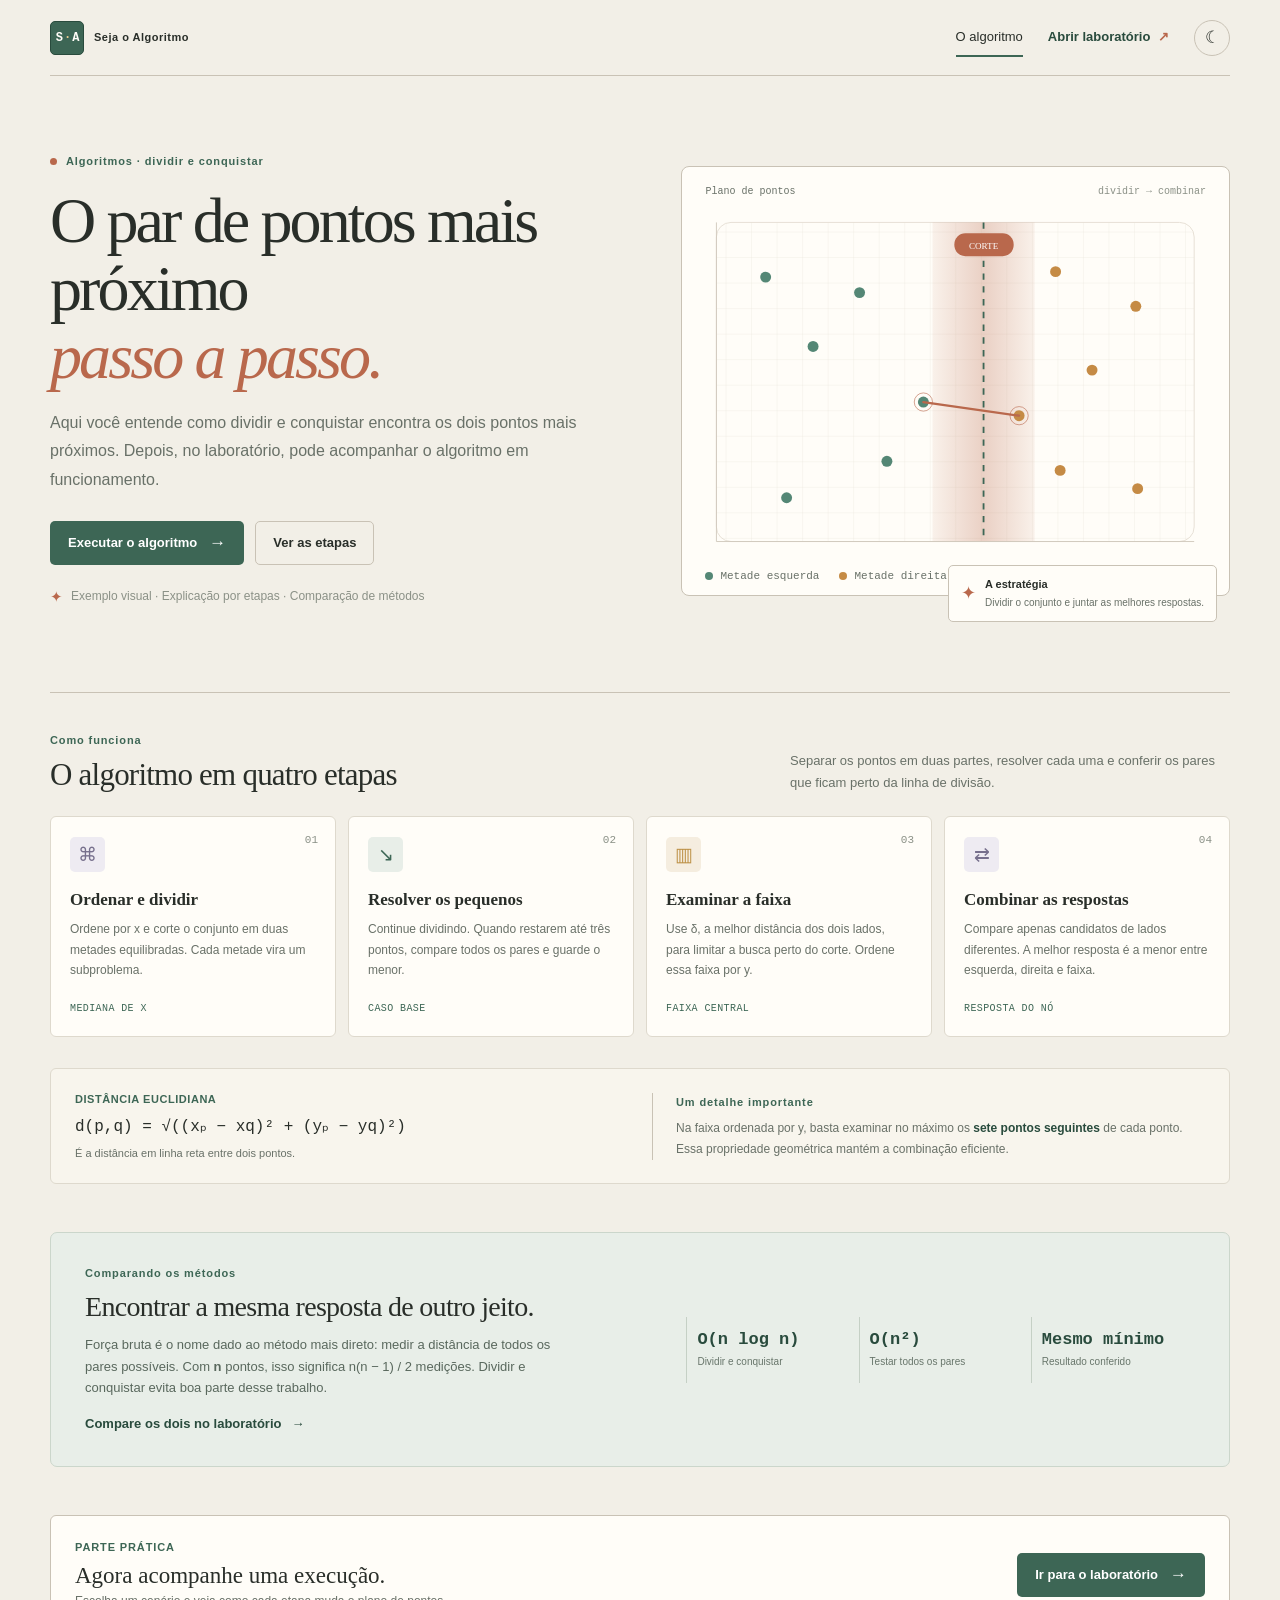
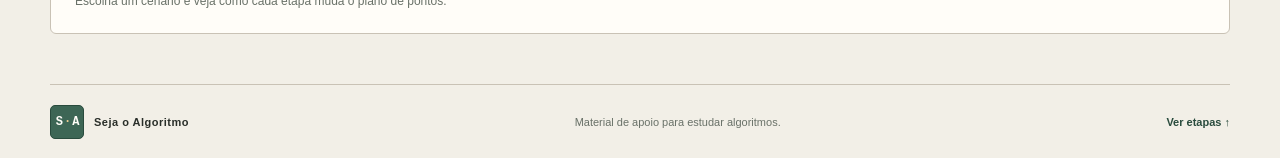
<file: index.html>
<!doctype html>
<html lang="pt-BR">
<head>
  <meta charset="utf-8">
  <meta name="viewport" content="width=device-width, initial-scale=1">
  <meta name="theme-color" content="#f2efe7">
  <script>(function(){try{var t=localStorage.getItem("sea-algorithm-theme");if(t==="dark"||t==="light"){document.documentElement.setAttribute("data-theme",t);var m=document.querySelector("meta[name=theme-color]");if(m)m.setAttribute("content",t==="dark"?"#171d19":"#f2efe7")}}catch(e){}})();</script>
  <meta name="description" content="Entenda e execute visualmente o algoritmo do par de pontos mais próximo usando dividir e conquistar.">
  <title>Seja o Algoritmo — Par de pontos mais próximo</title>
  <link rel="stylesheet" href="css/styles.css">
  <script defer src="js/site.js"></script>
  <script defer src="js/theme.js"></script>
</head>
<body>
  <div class="site-shell">
    <header class="topbar">
      <a class="brand" href="index.html" aria-label="Seja o Algoritmo, início"><span class="brand-mark" aria-hidden="true"><span class="brand-letter">S</span><span class="brand-dot">·</span><span class="brand-letter">A</span></span><span>Seja o Algoritmo</span></a>
      <nav class="main-nav" aria-label="Navegação principal">
        <a class="active" href="index.html">O algoritmo</a>
        <a class="nav-cta" href="laboratorio.html">Abrir laboratório <span>↗</span></a>
        <button class="theme-toggle" id="themeToggle" type="button" aria-label="Ativar modo escuro" title="Ativar modo escuro" aria-pressed="false">☾</button>
      </nav>
    </header>

    <main>
      <section class="hero">
        <div class="hero-copy">
          <div class="eyebrow"><span class="eyebrow-dot"></span> Algoritmos · dividir e conquistar</div>
          <h1>O par de pontos mais próximo<br><em>passo a passo.</em></h1>
          <p class="hero-lead">Aqui você entende como dividir e conquistar encontra os dois pontos mais próximos. Depois, no laboratório, pode acompanhar o algoritmo em funcionamento.</p>
          <div class="hero-actions">
            <a class="button button-primary" href="laboratorio.html">Executar o algoritmo <span>→</span></a>
            <a class="button button-quiet" href="#como-funciona">Ver as etapas</a>
          </div>
          <div class="hero-proof"><span class="proof-icon">✦</span> Exemplo visual · Explicação por etapas · Comparação de métodos</div>
        </div>
        <div class="hero-art" aria-label="Ilustração da divisão dos pontos e da faixa central">
          <div class="art-glow"></div>
          <div class="art-label art-label-top">Plano de pontos <span>dividir → combinar</span></div>
          <svg class="hero-graph" viewBox="0 0 560 390" role="img" aria-label="Pontos separados em duas metades por um corte vertical; dois pontos próximos atravessam o corte">
            <defs><pattern id="grid" width="28" height="28" patternUnits="userSpaceOnUse"><path d="M 28 0 L 0 0 0 28" fill="none" stroke="var(--plot-grid)" stroke-width="1" opacity=".55"/></pattern><linearGradient id="stripGlow" x1="0" x2="1"><stop stop-color="var(--clay)" stop-opacity=".08"/><stop offset=".5" stop-color="var(--clay)" stop-opacity=".3"/><stop offset="1" stop-color="var(--clay)" stop-opacity=".08"/></linearGradient></defs>
            <rect x="18" y="18" width="524" height="350" rx="16" fill="url(#grid)" stroke="var(--plot-grid)"/>
            <rect x="255" y="18" width="112" height="350" fill="url(#stripGlow)"/>
            <path d="M311 18V368" stroke="var(--plot-cut)" stroke-width="2" stroke-dasharray="7 7"/>
            <g fill="var(--plot-left)"><circle cx="72" cy="78" r="6"/><circle cx="124" cy="154" r="6"/><circle cx="175" cy="95" r="6"/><circle cx="205" cy="280" r="6"/><circle cx="95" cy="320" r="6"/><circle cx="245" cy="215" r="6"/></g>
            <g fill="var(--plot-right)"><circle cx="390" cy="72" r="6"/><circle cx="430" cy="180" r="6"/><circle cx="478" cy="110" r="6"/><circle cx="395" cy="290" r="6"/><circle cx="480" cy="310" r="6"/><circle cx="350" cy="230" r="6"/></g>
            <path d="M245 215L350 230" stroke="var(--clay)" stroke-width="2.5" stroke-linecap="round"/><circle cx="245" cy="215" r="10" fill="none" stroke="var(--clay)" opacity=".65"/><circle cx="350" cy="230" r="10" fill="none" stroke="var(--clay)" opacity=".65"/>
            <rect x="279" y="30" width="65" height="25" rx="12" fill="var(--clay)"/><text x="311" y="47" text-anchor="middle" fill="white" font-size="10" font-family="DM Mono">CORTE</text>
            <path d="M18 368H542" stroke="var(--plot-axis)"/><path d="M18 18V368" stroke="var(--plot-axis)"/>
          </svg>
          <div class="art-label art-label-bottom"><span><i class="legend-dot mint"></i> Metade esquerda</span><span><i class="legend-dot amber"></i> Metade direita</span></div>
          <div class="floating-note"><span class="note-spark">✦</span><div><b>A estratégia</b><small>Dividir o conjunto e juntar as melhores respostas.</small></div></div>
        </div>
      </section>

      <section class="section-intro" id="como-funciona">
        <div><div class="eyebrow">Como funciona</div><h2>O algoritmo em quatro etapas</h2></div>
        <p>Separar os pontos em duas partes, resolver cada uma e conferir os pares que ficam perto da linha de divisão.</p>
      </section>

      <section class="concept-grid algorithm-steps" aria-label="Etapas do algoritmo">
        <article class="concept-card"><div class="concept-number">01</div><div class="concept-icon purple">⌘</div><h3>Ordenar e dividir</h3><p>Ordene por x e corte o conjunto em duas metades equilibradas. Cada metade vira um subproblema.</p><span class="concept-tag">MEDIANA DE X</span></article>
        <article class="concept-card"><div class="concept-number">02</div><div class="concept-icon mint">↘</div><h3>Resolver os pequenos</h3><p>Continue dividindo. Quando restarem até três pontos, compare todos os pares e guarde o menor.</p><span class="concept-tag">CASO BASE</span></article>
        <article class="concept-card"><div class="concept-number">03</div><div class="concept-icon amber">▥</div><h3>Examinar a faixa</h3><p>Use δ, a melhor distância dos dois lados, para limitar a busca perto do corte. Ordene essa faixa por y.</p><span class="concept-tag">FAIXA CENTRAL</span></article>
        <article class="concept-card"><div class="concept-number">04</div><div class="concept-icon purple">⇄</div><h3>Combinar as respostas</h3><p>Compare apenas candidatos de lados diferentes. A melhor resposta é a menor entre esquerda, direita e faixa.</p><span class="concept-tag">RESPOSTA DO NÓ</span></article>
      </section>

      <section class="method-strip">
        <div class="method-formula"><span class="formula-label">DISTÂNCIA EUCLIDIANA</span><strong>d(p,q) = √((xₚ − xq)² + (yₚ − yq)²)</strong><small>É a distância em linha reta entre dois pontos.</small></div>
        <div class="method-note"><div class="eyebrow">Um detalhe importante</div><p>Na faixa ordenada por y, basta examinar no máximo os <b>sete pontos seguintes</b> de cada ponto. Essa propriedade geométrica mantém a combinação eficiente.</p></div>
      </section>

      <section class="feature-band" id="complexidade">
        <div class="feature-copy"><div class="eyebrow">Comparando os métodos</div><h2>Encontrar a mesma resposta de outro jeito.</h2><p>Força bruta é o nome dado ao método mais direto: medir a distância de todos os pares possíveis. Com <b>n</b> pontos, isso significa n(n − 1) / 2 medições. Dividir e conquistar evita boa parte desse trabalho.</p><a class="text-link" href="laboratorio.html">Compare os dois no laboratório <span>→</span></a></div>
        <div class="feature-stats"><div><strong>O(n log n)</strong><span>Dividir e conquistar</span></div><div><strong>O(n²)</strong><span>Testar todos os pares</span></div><div><strong>Mesmo mínimo</strong><span>Resultado conferido</span></div></div>
      </section>

      <section class="final-cta"><div><div class="eyebrow">PARTE PRÁTICA</div><h2>Agora acompanhe uma execução.</h2><p>Escolha um cenário e veja como cada etapa muda o plano de pontos.</p></div><a class="button button-primary" href="laboratorio.html">Ir para o laboratório <span>→</span></a></section>
    </main>

    <footer class="footer"><a class="brand" href="index.html"><span class="brand-mark" aria-hidden="true"><span class="brand-letter">S</span><span class="brand-dot">·</span><span class="brand-letter">A</span></span><span>Seja o Algoritmo</span></a><span>Material de apoio para estudar algoritmos.</span><a href="#como-funciona">Ver etapas ↑</a></footer>
  </div>
</body>
</html>
</file>
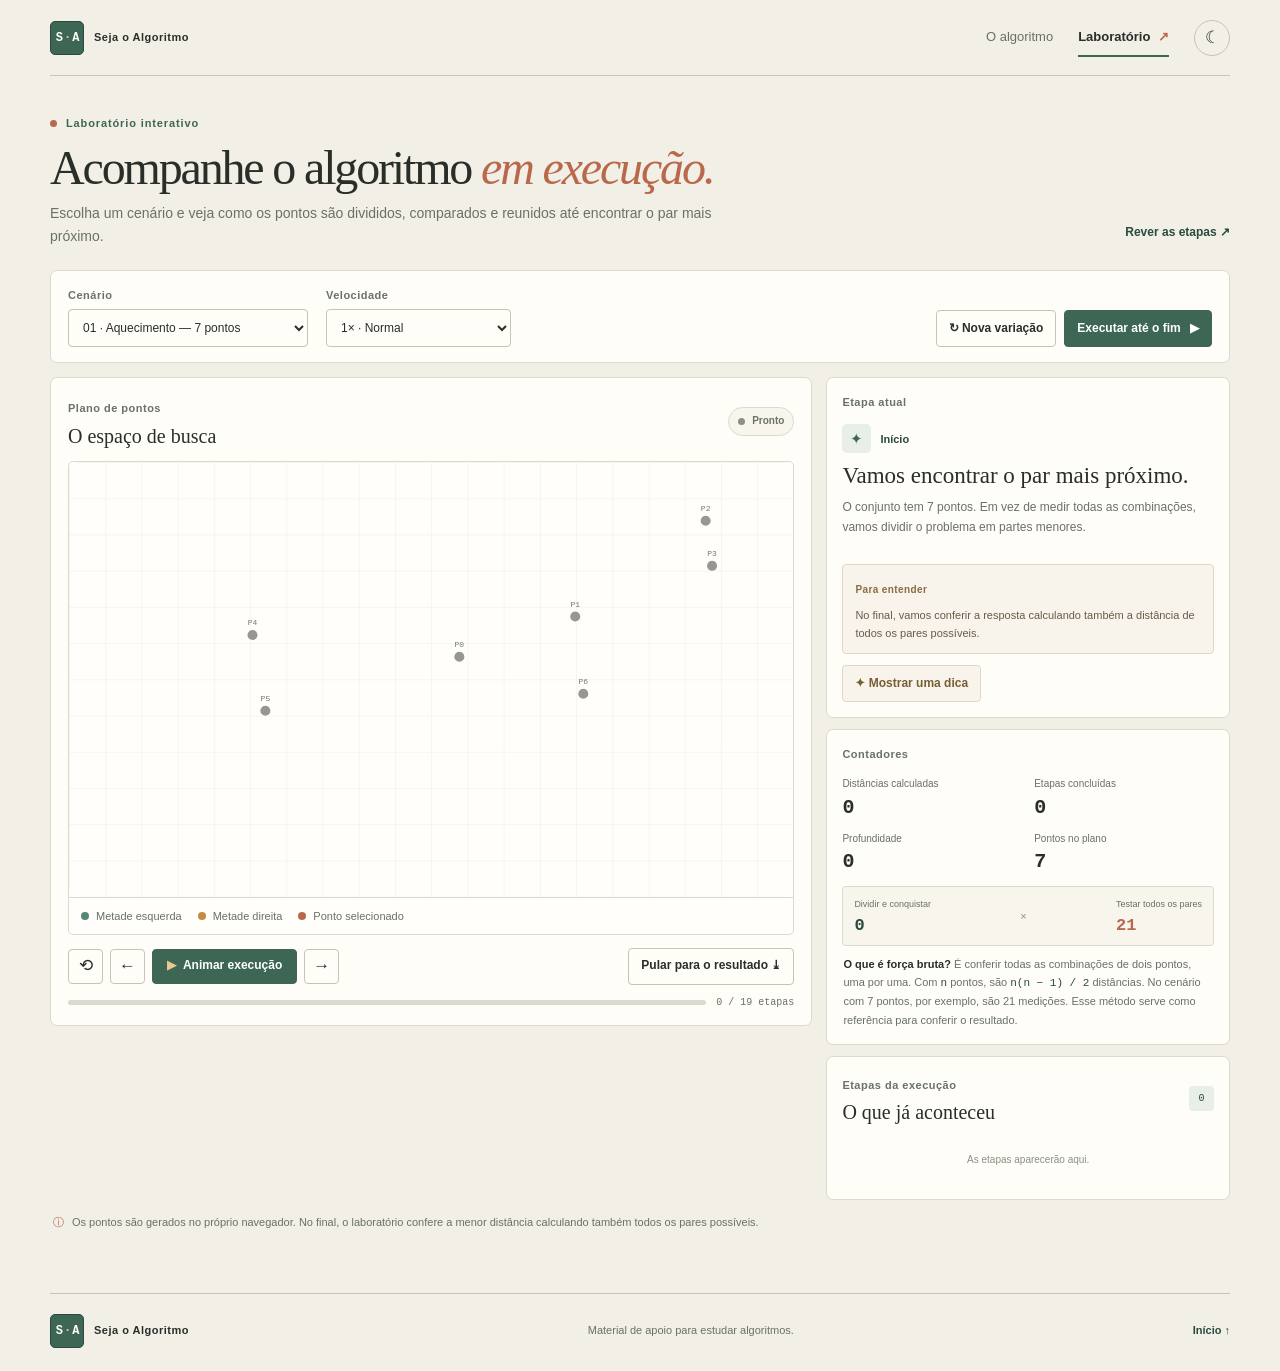
<file: laboratorio.html>
<!doctype html>
<html lang="pt-BR">
<head>
  <meta charset="utf-8"><meta name="viewport" content="width=device-width, initial-scale=1">
  <meta name="theme-color" content="#f2efe7"><script>(function(){try{var t=localStorage.getItem("sea-algorithm-theme");if(t==="dark"||t==="light"){document.documentElement.setAttribute("data-theme",t);var m=document.querySelector("meta[name=theme-color]");if(m)m.setAttribute("content",t==="dark"?"#171d19":"#f2efe7")}}catch(e){}})();</script><meta name="description" content="Laboratório interativo para executar o algoritmo dividir e conquistar do par de pontos mais próximo.">
  <title>Laboratório — Seja o Algoritmo</title>
  <link rel="stylesheet" href="css/styles.css"><link rel="stylesheet" href="css/lab.css">
  <script defer src="js/closest-pair.js"></script><script defer src="js/lab.js"></script><script defer src="js/theme.js"></script>
</head>
<body class="lab-body"><div class="site-shell">
  <header class="topbar"><a class="brand" href="index.html"><span class="brand-mark" aria-hidden="true"><span class="brand-letter">S</span><span class="brand-dot">·</span><span class="brand-letter">A</span></span><span>Seja o Algoritmo</span></a><nav class="main-nav" aria-label="Navegação principal"><a href="index.html">O algoritmo</a><a class="nav-cta active" href="laboratorio.html" aria-current="page">Laboratório <span>↗</span></a><button class="theme-toggle" id="themeToggle" type="button" aria-label="Ativar modo escuro" title="Ativar modo escuro" aria-pressed="false">☾</button></nav></header>
  <main class="lab-page">
    <div class="lab-heading"><div><div class="eyebrow"><span class="eyebrow-dot"></span> Laboratório interativo</div><h1>Acompanhe o algoritmo <em>em execução.</em></h1><p>Escolha um cenário e veja como os pontos são divididos, comparados e reunidos até encontrar o par mais próximo.</p></div><a class="back-link" href="index.html#como-funciona">Rever as etapas ↗</a></div>
    <section class="lab-toolbar panel">
      <div class="toolbar-group"><label for="levelSelect">Cenário</label><select id="levelSelect"><option value="0">01 · Aquecimento — 7 pontos</option><option value="1">02 · Dois lados — 10 pontos</option><option value="2">03 · Par na fronteira — 12 pontos</option><option value="3">04 · Desafio final — 16 pontos</option></select></div>
      <div class="toolbar-group"><label for="speedSelect">Velocidade</label><select id="speedSelect"><option value="1400">0,75× · Lento</option><option value="850" selected>1× · Normal</option><option value="420">2× · Rápido</option><option value="150">5× · Muito rápido</option></select></div>
      <div class="toolbar-actions"><button class="btn btn-subtle" id="newBtn" type="button">↻ Nova variação</button><button class="btn btn-primary" id="runAllBtn" type="button">Executar até o fim <span>▶</span></button></div>
    </section>
    <div class="lab-grid">
      <section class="visual-panel panel">
        <div class="panel-heading"><div><span class="panel-kicker">Plano de pontos</span><h2>O espaço de busca</h2></div><div class="live-pill"><span></span><b id="runState">PRONTO</b></div></div>
        <div class="canvas-wrap"><svg id="plot" viewBox="0 0 900 540" role="img" aria-label="Visualização dos pontos e etapas do algoritmo"><defs><pattern id="plotGrid" width="45" height="45" patternUnits="userSpaceOnUse"><rect width="45" height="45" fill="var(--plot-bg)"/><path d="M 45 0 L 0 0 0 45" fill="none" stroke="var(--plot-grid)" stroke-width="1" opacity=".72"/></pattern></defs><rect x="0" y="0" width="900" height="540" rx="12" fill="url(#plotGrid)"/><g id="plotLayer"></g></svg><div class="plot-legend"><span><i class="legend-dot mint"></i> Metade esquerda</span><span><i class="legend-dot amber"></i> Metade direita</span><span><i class="legend-dot purple"></i> Ponto selecionado</span></div></div>
        <div class="step-controls"><button class="icon-btn" id="resetBtn" type="button" aria-label="Voltar ao início" title="Voltar ao início">⟲</button><button class="icon-btn" id="prevBtn" type="button" aria-label="Etapa anterior" title="Etapa anterior">←</button><button class="btn btn-play" id="playBtn" type="button"><span id="playIcon">▶</span> <span id="playText">Animar execução</span></button><button class="icon-btn" id="nextBtn" type="button" aria-label="Próxima etapa" title="Próxima etapa">→</button><button class="btn btn-subtle" id="stepAllBtn" type="button">Pular para o resultado ⤓</button></div>
        <div class="progress-row"><div class="progress-track"><span id="progressBar"></span></div><span id="progressText">0 / 0 etapas</span></div>
      </section>
      <aside class="inspector-column">
        <section class="panel explanation-panel"><div class="panel-kicker">Etapa atual</div><div class="stage-title-row"><span class="stage-icon" id="stageIcon">✦</span><span class="stage-label" id="stageLabel">Preparação</span></div><h2 id="stageTitle">Pronto para começar?</h2><p id="stageDescription">O conjunto de pontos está pronto. Inicie a execução para acompanhar a estratégia de dividir e conquistar.</p><div class="hint-box" id="detailBox"> <span>Para entender</span><p id="detailText">O algoritmo divide o conjunto até chegar a problemas pequenos, fáceis de resolver.</p></div><div class="button-row"><button class="btn btn-hint" id="hintBtn" type="button">✦ Mostrar uma dica</button></div></section>
        <section class="panel metrics-panel"><div class="panel-kicker">Contadores</div><div class="metric-grid"><div class="metric"><span>Distâncias calculadas</span><b id="comparisons">0</b></div><div class="metric"><span>Etapas concluídas</span><b id="completed">0</b></div><div class="metric"><span>Profundidade</span><b id="depth">0</b></div><div class="metric"><span>Pontos no plano</span><b id="pointCount">7</b></div></div><div class="comparison-box"><div><span>Dividir e conquistar</span><b id="algoComparisons">0</b></div><div class="comparison-vs">×</div><div><span>Testar todos os pares</span><b id="bruteComparisons">21</b></div></div><p class="comparison-explainer"><b>O que é força bruta?</b> É conferir todas as combinações de dois pontos, uma por uma. Com <i>n</i> pontos, são <i>n(n − 1) / 2</i> distâncias. No cenário com 7 pontos, por exemplo, são 21 medições. Esse método serve como referência para conferir o resultado.</p></section>
        <section class="panel log-panel"><div class="panel-heading"><div><span class="panel-kicker">Etapas da execução</span><h2>O que já aconteceu</h2></div><span class="log-count" id="logCount">0</span></div><ol id="eventLog" class="event-log"><li class="empty-log">As etapas aparecerão aqui.</li></ol></section>
      </aside>
    </div>
    <section class="panel result-panel" id="resultPanel" hidden><div class="result-symbol">✦</div><div class="result-copy"><div class="panel-kicker">Execução concluída</div><h2>Par mais próximo encontrado.</h2><p id="resultSummary">A resposta foi calculada.</p></div><div class="result-distance"><span>Distância mínima</span><b id="resultDistance">—</b></div><div class="result-actions"><button class="btn btn-subtle" id="resultNewBtn" type="button">Nova variação</button><a class="btn btn-primary" href="index.html#como-funciona">Rever etapas ↗</a></div></section>
    <div class="lab-footnote"><span>ⓘ</span> Os pontos são gerados no próprio navegador. No final, o laboratório confere a menor distância calculando também todos os pares possíveis.</div>
  </main>
  <footer class="footer"><a class="brand" href="index.html"><span class="brand-mark" aria-hidden="true"><span class="brand-letter">S</span><span class="brand-dot">·</span><span class="brand-letter">A</span></span><span>Seja o Algoritmo</span></a><span>Material de apoio para estudar algoritmos.</span><a href="index.html">Início ↑</a></footer>
</div></body></html>
</file>
<file: css/styles.css>
:root {
  color-scheme: light;
  --bg: #f2efe7;
  --paper: #fffdf8;
  --paper-warm: #f8f5ed;
  --ink: #292e29;
  --muted: #697168;
  --soft: #8b9187;
  --line: #ded9cd;
  --line-strong: #c9c2b5;
  --green: #3d6655;
  --green-dark: #294b3d;
  --green-pale: #e8eee8;
  --clay: #b9684c;
  --clay-pale: #f4e9e2;
  --gold: #bd9147;
  --purple: #766f8c;
  --purple-pale: #eeebf2;
  --gold-pale: #f5eddf;
  --accent-dot: #e9c98f;
  --plot-bg: #fffefa;
  --plot-grid: #e5dfd3;
  --plot-axis: #d0c9bc;
  --plot-left: #548775;
  --plot-right: #c58b45;
  --plot-neutral: #96978e;
  --plot-selected: #b9684c;
  --plot-strip: #a87d58;
  --plot-label: #59645d;
  --plot-line: #a85e46;
  --plot-cut: #3d6655;
  --plot-area: rgba(61,102,85,.055);
  --plot-band: rgba(185,104,76,.13);
  --plot-band-soft: rgba(185,104,76,.08);
  --plot-strip-area: rgba(84,135,117,.08);
  --feature-bg: #e8eee8;
  --feature-border: #cbd6cb;
  --feature-text: #59685d;
  --feature-stat-border: #c5d0c5;
  --feature-stat-label: #68766b;
  --hint-bg: #f8f4eb;
  --hint-line: #e0d7c5;
  --hint-ink: #785e35;
  --hint-kicker: #876d43;
  --hint-text: #665c4b;
  --mono: ui-monospace, SFMono-Regular, Menlo, Consolas, monospace;
  --sans: "Segoe UI", Roboto, Helvetica, Arial, sans-serif;
  --serif: Georgia, "Times New Roman", serif;
}


:root[data-theme="dark"] {
  color-scheme: dark;
  --bg: #171d19;
  --paper: #202923;
  --paper-warm: #252f28;
  --ink: #e9eee8;
  --muted: #b0bcb2;
  --soft: #89968d;
  --line: #35443a;
  --line-strong: #4a5b4e;
  --green: #4f8067;
  --green-dark: #92bda0;
  --green-pale: #2a3c31;
  --clay: #d58a6d;
  --clay-pale: #422f29;
  --gold: #d6b16f;
  --purple: #b5a9cd;
  --purple-pale: #373244;
  --gold-pale: #403727;
  --accent-dot: #e2c48b;
  --plot-bg: #1b241e;
  --plot-grid: #344239;
  --plot-axis: #506052;
  --plot-left: #80b69b;
  --plot-right: #dfb66e;
  --plot-neutral: #9aa79d;
  --plot-selected: #e09a7e;
  --plot-strip: #c09a70;
  --plot-label: #d0d9d1;
  --plot-line: #dc987d;
  --plot-cut: #8eb69a;
  --plot-area: rgba(128,182,155,.10);
  --plot-band: rgba(224,154,126,.18);
  --plot-band-soft: rgba(224,154,126,.11);
  --plot-strip-area: rgba(128,182,155,.12);
  --feature-bg: #22352a;
  --feature-border: #405b49;
  --feature-text: #c5d3c8;
  --feature-stat-border: #405847;
  --feature-stat-label: #aabdaf;
  --hint-bg: #2b3329;
  --hint-line: #63543c;
  --hint-ink: #e1c78f;
  --hint-kicker: #e4c27f;
  --hint-text: #d3d7cb;
}

* { box-sizing: border-box; }
html { scroll-behavior: smooth; }
body {
  min-height: 100vh;
  margin: 0;
  background: var(--bg);
  color: var(--ink);
  font: 15px/1.65 var(--sans);
}
a { color: inherit; text-decoration: none; }
button, select { font: inherit; }
.site-shell { width: min(100% - 64px, 1180px); margin: 0 auto; }

.topbar {
  min-height: 76px;
  display: flex;
  align-items: center;
  justify-content: space-between;
  gap: 24px;
  border-bottom: 1px solid var(--line-strong);
}
.brand {
  display: inline-flex;
  align-items: center;
  gap: 10px;
  color: var(--ink);
  font-size: 11px;
  font-weight: 750;
  letter-spacing: .045em;
}
.brand-mark {
  width: 34px;
  height: 34px;
  display: inline-flex;
  flex-direction: row;
  align-items: center;
  justify-content: center;
  gap: 1px;
  border: 1px solid var(--green-dark);
  border-radius: 5px;
  background: var(--green);
  color: var(--paper);
  font: 700 12px/1 var(--mono);
  letter-spacing: -.08em;
  white-space: nowrap;
}
.brand-mark .brand-letter { color: var(--paper); }
.brand-mark .brand-dot { color: var(--accent-dot); margin: 0 1px; }
.main-nav { display: flex; align-items: center; gap: 25px; color: var(--muted); font-size: 13px; }
.main-nav a { padding: 8px 0; border-bottom: 2px solid transparent; }
.main-nav a:hover, .main-nav a.active { color: var(--ink); border-color: var(--green); }
.main-nav .nav-cta { color: var(--green-dark); font-weight: 700; }
.main-nav .nav-cta span { color: var(--clay); margin-left: 4px; }

.hero {
  display: grid;
  grid-template-columns: minmax(0, 1fr) minmax(0, .95fr);
  align-items: center;
  gap: 54px;
  padding: 76px 0 82px;
}
.eyebrow {
  display: flex;
  align-items: center;
  gap: 9px;
  color: var(--green);
  font-size: 11px;
  font-weight: 700;
  letter-spacing: .08em;
}
.eyebrow-dot { width: 7px; height: 7px; border-radius: 50%; background: var(--clay); }
h1, h2, h3, p { margin-top: 0; }
h1 {
  margin: 17px 0 18px;
  font: 500 clamp(42px, 5vw, 65px)/1.06 var(--serif);
  letter-spacing: -.045em;
}
h1 em { color: var(--clay); font-style: italic; }
.hero-lead, .page-lead { max-width: 560px; color: var(--muted); font-size: 16px; line-height: 1.8; }
.hero-actions { display: flex; flex-wrap: wrap; gap: 11px; margin: 26px 0 20px; }
.button {
  min-height: 44px;
  display: inline-flex;
  align-items: center;
  justify-content: center;
  gap: 12px;
  padding: 0 17px;
  border: 1px solid transparent;
  border-radius: 5px;
  font-size: 13px;
  font-weight: 700;
  transition: background .16s ease, border-color .16s ease;
}
.button:hover { transform: none; }
.button-primary { background: var(--green); color: white; }
.button-primary:hover { background: var(--green-dark); }
.button-primary span { font-size: 17px; }
.button-quiet { border-color: var(--line-strong); background: transparent; color: var(--ink); }
.button-quiet:hover { background: var(--paper); }
.hero-proof { display: flex; align-items: center; gap: 8px; color: var(--soft); font-size: 12px; }
.proof-icon { color: var(--clay); font-size: 15px; }

.hero-art {
  position: relative;
  min-width: 0;
  padding: 17px 18px 13px;
  border: 1px solid var(--line-strong);
  border-radius: 8px;
  background: var(--paper);
}
.art-glow { display: none; }
.art-label {
  position: relative;
  z-index: 1;
  display: flex;
  justify-content: space-between;
  color: var(--muted);
  font: 10px var(--mono);
}
.art-label-top { padding: 2px 5px 9px; }
.art-label-top span { color: var(--soft); }
.hero-graph { position: relative; z-index: 1; display: block; width: 100%; }
.art-label-bottom { justify-content: flex-start; gap: 20px; padding: 8px 5px 0; color: var(--muted); font-size: 11px; }
.art-label-bottom span, .plot-legend span { display: flex; align-items: center; gap: 7px; }
.legend-dot { width: 8px; height: 8px; display: inline-block; border-radius: 50%; }
.legend-dot.mint { background: var(--plot-left); }
.legend-dot.amber { background: var(--plot-right); }
.legend-dot.purple { background: var(--clay); }
.floating-note {
  position: absolute;
  right: 12px;
  bottom: -27px;
  z-index: 2;
  display: flex;
  align-items: center;
  gap: 9px;
  padding: 9px 12px;
  border: 1px solid var(--line-strong);
  border-radius: 5px;
  background: var(--paper);
}
.note-spark { color: var(--clay); font-size: 18px; }
.floating-note b, .floating-note small { display: block; }
.floating-note b { font-size: 11px; }
.floating-note small { margin-top: 2px; color: var(--muted); font-size: 10px; }

.section-intro {
  display: flex;
  align-items: end;
  justify-content: space-between;
  gap: 28px;
  padding: 38px 0 23px;
  border-top: 1px solid var(--line-strong);
}
.section-intro h2, .feature-copy h2, .complexity-card h2 {
  margin: 8px 0 0;
  font: 500 31px/1.17 var(--serif);
  letter-spacing: -.025em;
}
.section-intro p { max-width: 440px; margin: 0; color: var(--muted); font-size: 13px; }
.concept-grid { display: grid; grid-template-columns: repeat(4, minmax(0, 1fr)); gap: 12px; padding-bottom: 31px; }
.concept-card {
  position: relative;
  min-height: 220px;
  padding: 20px 19px 17px;
  border: 1px solid var(--line);
  border-radius: 6px;
  background: var(--paper);
}
.concept-number { position: absolute; top: 17px; right: 17px; color: var(--soft); font: 11px var(--mono); }
.concept-icon {
  width: 35px;
  height: 35px;
  display: grid;
  place-items: center;
  margin-bottom: 17px;
  border-radius: 5px;
  font-size: 19px;
}
.concept-icon.purple { background: var(--purple-pale); color: var(--purple); }
.concept-icon.mint { background: var(--green-pale); color: var(--green); }
.concept-icon.amber { background: var(--gold-pale); color: var(--gold); }
.concept-card h3 { margin: 0 0 8px; font: 600 17px/1.3 var(--serif); }
.concept-card p { max-width: 300px; margin-bottom: 14px; color: var(--muted); font-size: 12px; line-height: 1.7; }
.concept-tag { color: var(--green); font: 10px var(--mono); letter-spacing: .04em; }

.method-strip {
  display: grid;
  grid-template-columns: 1fr 1fr;
  gap: 24px;
  align-items: center;
  margin: 0 0 48px;
  padding: 21px 24px;
  border: 1px solid var(--line);
  border-radius: 6px;
  background: var(--paper-warm);
}
.method-formula { display: flex; flex-direction: column; gap: 8px; }
.method-formula .formula-label { color: var(--green); font-size: 11px; font-weight: 700; letter-spacing: .05em; }
.method-formula strong { color: var(--ink); font: 500 16px var(--mono); }
.method-formula small { color: var(--muted); font-size: 11px; }
.method-note { padding-left: 23px; border-left: 1px solid var(--line-strong); }
.method-note p { margin: 7px 0 0; color: var(--muted); font-size: 12px; line-height: 1.75; }
.method-note b { color: var(--green-dark); }

.feature-band {
  display: grid;
  grid-template-columns: 1.1fr 1fr;
  gap: 42px;
  align-items: center;
  margin-bottom: 48px;
  padding: 31px 34px;
  border: 1px solid var(--feature-border);
  border-radius: 7px;
  background: var(--feature-bg);
}
.feature-copy h2 { font-size: 28px; }
.feature-copy p { max-width: 490px; margin: 11px 0 12px; color: var(--feature-text); font-size: 13px; }
.text-link { display: inline-flex; gap: 10px; color: var(--green-dark); font-size: 13px; font-weight: 700; }
.feature-stats { display: grid; grid-template-columns: repeat(3, 1fr); gap: 8px; }
.feature-stats div { padding: 13px 10px; border-left: 1px solid var(--feature-stat-border); }
.feature-stats strong, .feature-stats span { display: block; }
.feature-stats strong { color: var(--green-dark); font: 600 17px var(--mono); white-space: nowrap; }
.feature-stats span { margin-top: 5px; color: var(--feature-stat-label); font-size: 10px; }
.final-cta {
  display: flex;
  align-items: center;
  justify-content: space-between;
  gap: 22px;
  margin: 0 0 50px;
  padding: 22px 24px;
  border: 1px solid var(--line-strong);
  border-radius: 6px;
  background: var(--paper);
}
.final-cta h2 { margin: 6px 0 3px; font: 500 23px var(--serif); }
.final-cta p { margin: 0; color: var(--muted); font-size: 12px; }
.footer {
  min-height: 75px;
  display: flex;
  align-items: center;
  justify-content: space-between;
  gap: 18px;
  border-top: 1px solid var(--line-strong);
  color: var(--muted);
  font-size: 11px;
}
.footer .brand { transform: none; }
.footer > a:last-child { color: var(--green-dark); font-weight: 700; }

@media (max-width: 940px) {
  .site-shell { width: min(100% - 44px, 760px); }
  .hero { grid-template-columns: 1fr; gap: 30px; padding: 58px 0 66px; }
  .hero-copy { max-width: 680px; }
  .hero-art { max-width: 660px; width: 100%; margin: 0 auto; }
  .section-intro { align-items: start; flex-direction: column; gap: 9px; }
  .feature-band { grid-template-columns: 1fr; gap: 20px; }
}
@media (max-width: 700px) {
  .site-shell { width: min(100% - 32px, 560px); }
  .topbar { min-height: 68px; }
  .brand { gap: 8px; font-size: 9px; }
  .brand-mark { width: 31px; height: 31px; }
  .main-nav { gap: 13px; font-size: 12px; }
  .main-nav .nav-cta { font-size: 12px; }
  .hero { padding: 43px 0 58px; }
  h1 { font-size: clamp(40px, 10vw, 52px); }
  .hero-lead { font-size: 14px; }
  .hero-art { padding: 12px; }
  .floating-note { right: 7px; bottom: -31px; }
  .concept-grid { grid-template-columns: repeat(2, minmax(0, 1fr)); gap: 9px; }
  .concept-card { min-height: 0; padding: 17px 15px; }
  .concept-icon { margin-bottom: 12px; }
  .method-strip { grid-template-columns: 1fr; gap: 16px; margin-bottom: 37px; padding: 18px; }
  .method-note { padding: 14px 0 0; border-top: 1px solid var(--line-strong); border-left: 0; }
  .method-formula strong { font-size: 13px; }
  .feature-band { padding: 22px 19px; margin-bottom: 36px; }
  .feature-stats { grid-template-columns: 1fr; gap: 0; }
  .feature-stats div { padding: 10px 0; border-top: 1px solid var(--feature-stat-border); border-left: 0; }
  .final-cta { align-items: flex-start; flex-direction: column; margin-bottom: 38px; padding: 19px; }
  .final-cta .button { width: 100%; }
  .footer { flex-wrap: wrap; padding: 15px 0; gap: 8px; }
  .footer > span { order: 3; width: 100%; }
}
@media (max-width: 420px) {
  .brand > span:last-child { max-width: 90px; line-height: 1.15; }
  .main-nav { gap: 9px; font-size: 11px; }
  .main-nav .nav-cta { font-size: 11px; }
  .concept-grid { grid-template-columns: 1fr; }
  .art-label { font-size: 8px; }
  .art-label-bottom { gap: 11px; font-size: 9px; }
}


.theme-toggle {
  width: 36px;
  height: 36px;
  display: inline-grid;
  flex: none;
  place-items: center;
  border: 1px solid var(--line-strong);
  border-radius: 50%;
  background: transparent;
  color: var(--ink);
  font-size: 17px;
  line-height: 1;
  cursor: pointer;
  transition: background .15s ease, border-color .15s ease, color .15s ease;
}
.theme-toggle:hover { border-color: var(--green); background: var(--green-pale); }
.theme-toggle:focus-visible { outline: 2px solid var(--green); outline-offset: 3px; }

:root[data-theme="dark"] .button-primary:hover {
  background: #416b54;
  color: #f5f7f3;
}
</file>
<file: css/lab.css>
.lab-page { padding: 38px 0 48px; }
.lab-heading {
  display: flex;
  align-items: end;
  justify-content: space-between;
  gap: 20px;
  margin-bottom: 22px;
}
.lab-heading h1 { margin: 11px 0 8px; font-size: clamp(35px, 4vw, 48px); }
.lab-heading p { max-width: 690px; margin: 0; color: var(--muted); font-size: 14px; }
.back-link { padding-bottom: 5px; color: var(--green-dark); font-size: 12px; font-weight: 700; white-space: nowrap; }
.panel {
  border: 1px solid var(--line);
  border-radius: 7px;
  background: var(--paper);
}
.lab-toolbar { display: flex; align-items: end; gap: 18px; margin-bottom: 14px; padding: 15px 17px; }
.toolbar-group { min-width: 185px; display: flex; flex-direction: column; gap: 5px; }
.toolbar-group label, .panel-kicker { color: var(--muted); font-size: 11px; font-weight: 700; letter-spacing: .045em; }
.toolbar-group select {
  height: 38px;
  padding: 0 30px 0 10px;
  border: 1px solid var(--line-strong);
  border-radius: 4px;
  outline: none;
  background: var(--paper);
  color: var(--ink);
  font-size: 12px;
}
.toolbar-group select:focus { border-color: var(--green); box-shadow: 0 0 0 2px rgba(120,168,141,.18); }
.toolbar-actions { display: flex; gap: 8px; margin-left: auto; }
.btn {
  min-height: 37px;
  padding: 0 12px;
  border: 1px solid var(--line-strong);
  border-radius: 4px;
  background: var(--paper);
  color: var(--ink);
  font-size: 12px;
  font-weight: 650;
  cursor: pointer;
  transition: background .15s ease, border-color .15s ease;
}
.btn:hover, .icon-btn:hover { border-color: var(--green); background: var(--green-pale); }
.btn:focus-visible, .icon-btn:focus-visible { outline: 2px solid var(--green); outline-offset: 2px; }
.btn-primary { border-color: var(--green); background: var(--green); color: white; }
.btn-primary:hover { border-color: var(--green-dark); background: var(--green-dark); }
.btn-primary span { margin-left: 6px; }
.btn-subtle { background: transparent; }
.lab-grid { display: grid; grid-template-columns: minmax(0, 1.7fr) minmax(295px, .9fr); gap: 14px; align-items: start; }
.visual-panel { padding: 17px; }
.panel-heading { display: flex; align-items: center; justify-content: space-between; gap: 10px; }
.panel-heading h2 { margin: 4px 0 0; font: 500 20px/1.2 var(--serif); }
.live-pill {
  display: inline-flex;
  align-items: center;
  gap: 7px;
  padding: 5px 9px;
  border: 1px solid var(--line);
  border-radius: 20px;
  background: var(--paper-warm);
  color: var(--muted);
  font-size: 10px;
}
.live-pill span { width: 7px; height: 7px; border-radius: 50%; background: var(--soft); }
.live-pill.running span { background: var(--green); }
.live-pill.done span { background: var(--clay); }
.canvas-wrap { margin-top: 13px; overflow: hidden; border: 1px solid var(--line); border-radius: 5px; background: var(--plot-bg); }
.canvas-wrap svg { display: block; width: 100%; height: auto; min-height: 260px; max-height: 550px; }
.plot-legend { display: flex; flex-wrap: wrap; gap: 16px; padding: 9px 12px; border-top: 1px solid var(--line); color: var(--muted); font-size: 11px; }
.plot-legend span { display: flex; align-items: center; gap: 7px; }
.plot-legend .legend-dot.mint { background: var(--plot-left); }
.plot-legend .legend-dot.amber { background: var(--plot-right); }
.plot-legend .legend-dot.purple { background: var(--clay); }
.step-controls { display: flex; align-items: center; gap: 7px; margin-top: 13px; }
.icon-btn {
  width: 35px;
  height: 35px;
  display: grid;
  place-items: center;
  border: 1px solid var(--line-strong);
  border-radius: 4px;
  background: var(--paper);
  color: var(--ink);
  font-size: 17px;
  cursor: pointer;
}
.btn-play { min-height: 35px; padding: 0 14px; border-color: var(--green); background: var(--green); color: white; }
.btn-play:hover { background: var(--green-dark); color: white; }
.btn-play span:first-child { margin-right: 4px; color: var(--accent-dot); }
.btn-hint { border-color: var(--hint-line); background: var(--hint-bg); color: var(--hint-ink); }
.button-row { display: flex; justify-content: flex-start; margin-top: 11px; }
.step-controls .btn-subtle { margin-left: auto; }
.progress-row { display: flex; align-items: center; gap: 10px; margin-top: 12px; }
.progress-track { height: 5px; flex: 1; overflow: hidden; border-radius: 5px; background: var(--line); }
.progress-track span { display: block; width: 0; height: 100%; border-radius: 5px; background: var(--green); transition: width .2s ease; }
.progress-row > span { color: var(--muted); font: 10px var(--mono); white-space: nowrap; }
.inspector-column { display: grid; gap: 11px; }
.explanation-panel, .metrics-panel, .log-panel { padding: 15px; }
.stage-title-row { display: flex; align-items: center; gap: 9px; margin-top: 13px; }
.stage-icon {
  width: 29px;
  height: 29px;
  display: grid;
  place-items: center;
  border-radius: 5px;
  background: var(--green-pale);
  color: var(--green);
  font-size: 15px;
}
.stage-label { color: var(--green-dark); font-size: 11px; font-weight: 700; }
.explanation-panel h2 { margin: 9px 0 7px; font: 500 23px/1.2 var(--serif); }
.explanation-panel > p { min-height: 55px; margin-bottom: 12px; color: var(--muted); font-size: 12px; line-height: 1.7; }
.hint-box { padding: 11px 12px; border: 1px solid var(--hint-line); border-radius: 4px; background: var(--hint-bg); }
.hint-box > span { color: var(--hint-kicker); font-size: 10px; font-weight: 700; letter-spacing: .04em; }
.hint-box p { margin: 5px 0 0; color: var(--hint-text); font-size: 11px; line-height: 1.65; }
.metric-grid { display: grid; grid-template-columns: 1fr 1fr; gap: 12px; padding: 13px 0; }
.metric span, .metric b { display: block; }
.metric span { color: var(--muted); font-size: 10px; }
.metric b { margin-top: 3px; color: var(--ink); font: 600 20px var(--mono); }
.comparison-box { display: flex; align-items: center; justify-content: space-between; padding: 10px 11px; border: 1px solid var(--line); border-radius: 4px; background: var(--paper-warm); }
.comparison-box > div:not(.comparison-vs) { display: flex; flex-direction: column; gap: 4px; }
.comparison-box span { color: var(--muted); font-size: 9px; }
.comparison-box b { color: var(--green-dark); font: 600 17px var(--mono); }
.comparison-box > div:last-child b { color: var(--clay); }
.comparison-vs { color: var(--soft); font-size: 11px; }
.comparison-explainer { margin: 9px 1px 0; color: var(--muted); font-size: 11px; line-height: 1.65; }
.comparison-explainer b { color: var(--ink); font-weight: 700; }
.comparison-explainer i { color: var(--green-dark); font-family: var(--mono); font-style: normal; }
.log-panel .panel-heading { margin-bottom: 11px; }
.log-count { width: 25px; height: 25px; display: grid; place-items: center; border-radius: 4px; background: var(--green-pale); color: var(--green-dark); font: 10px var(--mono); }
.event-log { max-height: 235px; display: grid; gap: 5px; overflow: auto; margin: 0; padding: 0; list-style: none; }
.event-log li { display: flex; align-items: start; gap: 9px; padding: 7px 8px; border-radius: 3px; color: var(--muted); font-size: 10px; line-height: 1.5; }
.event-log li.current { border-left: 3px solid var(--clay); background: var(--clay-pale); color: var(--ink); }
.event-log li.done { color: var(--soft); }
.event-log li.empty-log { display: block; padding: 17px; color: var(--soft); text-align: center; }
.log-index { flex: none; color: var(--green); font: 10px var(--mono); }
.result-panel {
  display: flex;
  align-items: center;
  gap: 16px;
  margin-top: 14px;
  padding: 18px 20px;
  border-color: var(--feature-border);
  background: var(--green-pale);
}
.result-panel[hidden] { display: none; }
.result-symbol { width: 43px; height: 43px; display: grid; flex: none; place-items: center; border-radius: 50%; background: var(--green-pale); color: var(--green-dark); font-size: 21px; }
.result-copy { flex: 1; }
.result-copy h2 { margin: 4px 0; font: 500 21px var(--serif); }
.result-copy p { margin: 0; color: var(--feature-text); font-size: 11px; }
.result-distance { padding-left: 17px; border-left: 1px solid var(--feature-stat-border); }
.result-distance span, .result-distance b { display: block; }
.result-distance span { color: var(--muted); font-size: 9px; font-weight: 700; }
.result-distance b { margin-top: 4px; color: var(--green-dark); font: 600 22px var(--mono); }
.result-actions { display: flex; gap: 7px; }
.lab-footnote { display: flex; align-items: start; gap: 8px; margin: 13px 3px; color: var(--muted); font-size: 11px; }
.lab-footnote span { color: var(--clay); }

@media (max-width: 960px) {
  .lab-grid { grid-template-columns: 1fr; }
  .inspector-column { grid-template-columns: 1fr 1fr; }
  .log-panel { grid-column: 1 / -1; }
  .event-log { max-height: 170px; }
  .lab-toolbar { flex-wrap: wrap; }
  .toolbar-actions { margin-left: 0; }
  .result-panel { flex-wrap: wrap; }
  .result-copy { min-width: 60%; }
}
@media (max-width: 640px) {
  .lab-page { padding: 30px 0 38px; }
  .lab-heading { align-items: start; flex-direction: column; margin-bottom: 16px; }
  .lab-heading h1 { font-size: 35px; }
  .lab-toolbar { align-items: stretch; gap: 11px; padding: 13px; }
  .toolbar-group { min-width: 0; flex: 1; }
  .toolbar-actions { width: 100%; }
  .toolbar-actions .btn { flex: 1; }
  .inspector-column { grid-template-columns: 1fr; }
  .log-panel { grid-column: auto; }
  .visual-panel { padding: 11px; }
  .canvas-wrap svg { min-height: 205px; }
  .step-controls { gap: 5px; }
  .step-controls .icon-btn { width: 31px; height: 32px; }
  .btn-play { padding: 0 9px; font-size: 11px; }
  .step-controls .btn-subtle { padding: 0 7px; font-size: 10px; }
  .plot-legend { gap: 9px; font-size: 9px; }
  .result-panel { gap: 10px; padding: 14px; }
  .result-copy { min-width: calc(100% - 57px); }
  .result-distance { padding-left: 0; border-left: 0; }
  .result-actions { width: 100%; }
  .result-actions .btn { flex: 1; }
}


:root[data-theme="dark"] .btn-primary:hover,
:root[data-theme="dark"] .btn-play:hover {
  border-color: #416b54;
  background: #416b54;
  color: #f5f7f3;
}
</file>
